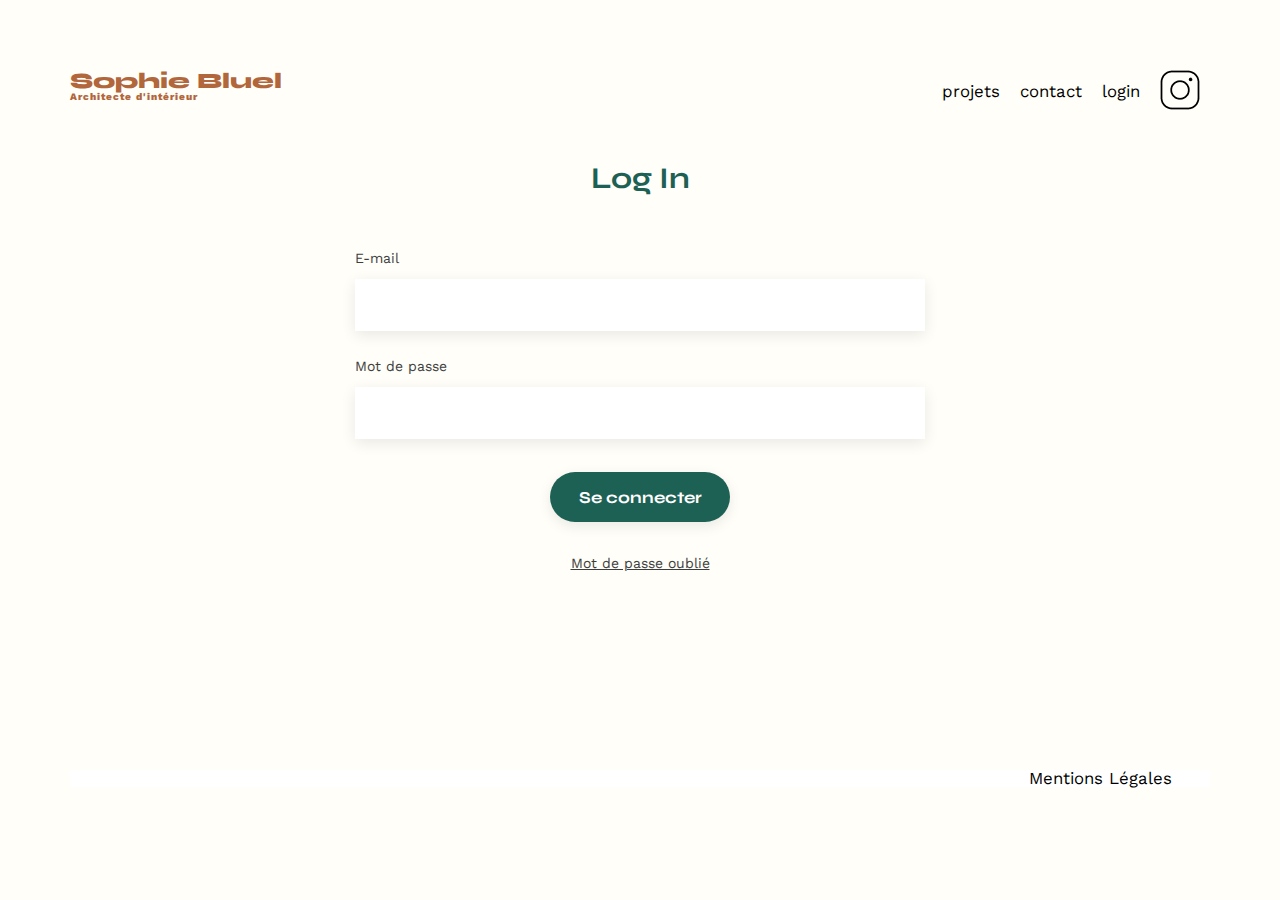
<file: FrontEnd/login.html>
<!DOCTYPE html>
<html lang="fr">

<head>
    <meta charset="UTF-8">
    <meta name="viewport" content="width=device-width, initial-scale=1.0">
    <link rel="preconnect" href="https://fonts.googleapis.com">
    <link rel="preconnect" href="https://fonts.gstatic.com" crossorigin>
    <link href="https://fonts.googleapis.com/css2?family=Syne:wght@700;800&family=Work+Sans&display=swap"
        rel="stylesheet">
    <meta name="description" content="">
    <link rel="stylesheet" href="./assets/style.css">
    <title>Login</title>

    <!-- Liens JS -->
    <script src="./assets/scripts/user.js" defer></script>
    <script src="./assets/scripts/login.js" defer></script>
</head>

<body>
    <header>
		<a href="index.html"><h1>Sophie Bluel <span>Architecte d'intérieur</span></h1></a>
		<nav>
			<ul>
				<li><a href="index.html#portfolio">projets</a></li>
				<li><a href="index.html#contact">contact</a></li>
				<li id="login-link" class="log">login</li>
				<li><img src="./assets/icons/instagram.png" alt="Instagram"></li>
			</ul>
		</nav>
	</header>
    
    <main>
        <div id="loginDiv" class="login">
            <h2>Log In</h2>
            <!-- ** Formulaire de connexion(login) de l'utilisateur(user) ** -->
            <form id="loginForm" method="post" action="#">
                <label for="email">E-mail</label>
                <input type="email" name="email" id="email" required>
                <label for="password">Mot de passe</label>
                <input type="password" name="password" id="password" required>
                <input type="submit" class="btn" value="Se connecter">
            <a href="#" id="mdpOublie">Mot de passe oublié</a>
            </form>
        </div>
    </main>

    <footer>
		<nav>
			<ul>
				<li>Mentions Légales</li>
			</ul>
		</nav>
	</footer>
</body>

</html>
</file>
<file: FrontEnd/assets/style.css>
/* http://meyerweb.com/eric/tools/css/reset/
   v2.0 | 20110126
   License: none (public domain)
*/

html,
body,
div,
span,
applet,
object,
iframe,
h1,
h2,
h3,
h4,
h5,
h6,
p,
blockquote,
pre,
a,
abbr,
acronym,
address,
big,
cite,
code,
del,
dfn,
em,
img,
ins,
kbd,
q,
s,
samp,
small,
strike,
strong,
sub,
sup,
tt,
var,
b,
u,
i,
center,
dl,
dt,
dd,
ol,
ul,
li,
fieldset,
form,
label,
legend,
table,
caption,
tbody,
tfoot,
thead,
tr,
th,
td,
article,
aside,
canvas,
details,
embed,
figure,
figcaption,
footer,
header,
hgroup,
menu,
nav,
output,
ruby,
section,
summary,
time,
mark,
audio,
video {
  margin: 0;
  padding: 0;
  border: 0;
  font-size: 100%;
  font: inherit;
  vertical-align: baseline;
}
/* HTML5 display-role reset for older browsers */
article,
aside,
details,
figcaption,
figure,
footer,
header,
hgroup,
menu,
nav,
section {
  display: block;
}
body {
  line-height: 1;
}
ol,
ul {
  list-style: none;
}
blockquote,
q {
  quotes: none;
}
blockquote:before,
blockquote:after,
q:before,
q:after {
  content: "";
  content: none;
}
table {
  border-collapse: collapse;
  border-spacing: 0;
}
/** end reset css**/
body {
  max-width: 1140px;
  margin: auto;
  font-family: "Work Sans";
  font-size: 14px;
  background: #fffef8;
}

header {
  display: flex;
  justify-content: space-between;
  margin: 50px 0;
  padding-top: 20px;
}

header a {
  text-decoration: none;
}

section {
  margin: 50px 0;
}

h1 {
  display: flex;
  flex-direction: column;
  font-family: "Syne";
  font-size: 22px;
  font-weight: 800;
  color: #b1663c;
}

h1 > span {
  font-family: "Work Sans";
  font-size: 10px;
  letter-spacing: 0.1em;
}

h2 {
  font-family: "Syne";
  font-weight: 700;
  font-size: 30px;
  color: #1d6154;
}

nav ul {
  display: flex;
  align-items: center;
  list-style-type: none;
}

nav ul li {
  padding: 0 10px;
  font-size: 1.2em;
}

/* Links li nav */
li a {
  text-decoration: none;
  color: black;
}
li a:hover {
  color: #b1663c;
}
/* Introduction section */
#introduction {
  display: flex;
  align-items: center;
}

#introduction figure {
  flex: 1;
}

#introduction img {
  display: block;
  margin: auto;
  width: 80%;
}

#introduction article {
  flex: 1;
}

#introduction h2 {
  margin-bottom: 1em;
}

#introduction p {
  margin-bottom: 0.5em;
}

/* Portfolio section */
#portfolio {
  position: relative;
}

#portfolio h2 {
  text-align: center;
  margin-bottom: 1em;
}

/*** filter buttons ***/
#filter-buttons {
  display: flex;
  justify-content: center;
  gap: 20px;
  padding-bottom: 23px;
}

#filter-buttons button.filters {
  font-family: "Syne";
  font-weight: 700;
  color: #1d6154;
  background-color: #fffef8;
  text-decoration: none;

  display: flex;
  align-items: center;
  padding: 0px 15px 0px 15px;
  height: 37px;

  text-align: center;
  border-radius: 60px;
  border: 1px solid #1d6154;
}
#filter-buttons button.filters:hover {
  color: #fffef8;
  background-color: #1d6154;
  cursor: pointer;
}
#filter-buttons button.btn_selected {
  color: #fffef8;
  background-color: #1d6154;
}

/*** gallery ***/
.gallery {
  width: 100%;
  display: grid;
  grid-template-columns: 1fr 1fr 1fr;
  grid-column-gap: 20px;
  grid-row-gap: 20px;
}

.gallery img {
  width: 100%;
}

.sizeImg {
  height: 500px;
  object-fit: cover;
}

/* Contact section */
#contact {
  width: 50%;
  margin: auto;
}

#contact > * {
  text-align: center;
}

#contact h2 {
  margin-bottom: 20px;
}

#contact form {
  text-align: left;
  margin-top: 30px;
  display: flex;
  flex-direction: column;
}

#contact input {
  height: 50px;
  font-size: 1.2em;
  border: none;
  box-shadow: 0px 4px 14px rgba(0, 0, 0, 0.09);
}
#contact label {
  margin: 2em 0 1em 0;
}
#contact textarea {
  border: none;
  box-shadow: 0px 4px 14px rgba(0, 0, 0, 0.09);
}

input[type="submit"] {
  font-family: "Syne";
  font-weight: 700;
  color: white;
  margin: 2em auto;
  width: 180px;
  text-align: center;
  border-radius: 60px;
  border: none;
}

.btn {
  background-color: #1d6154;
  height: 50px;
}

.btn:hover {
  background-color: #0e2f28;
  cursor: pointer;
}

/* Footer */
footer {
  background: white;
}

footer nav ul {
  display: flex;
  justify-content: flex-end;
  margin: 2em;
}

/*** Login page ***/
nav #login-link .log {
  font-weight: bold;
}

main .login {
  width: 50%;
  margin: auto;
  margin-bottom: 200px;
}

.login > * {
  color: #3d3d3d;
  text-align: center;
}

.login h2 {
  color: #1d6154;
  margin-bottom: 20px;
}

.login form {
  display: flex;
  flex-direction: column;
  text-align: justify;
  margin-top: 30px;
}

#loginForm label {
  margin: 2em 0 1em 0;
}

.login input {
  height: 50px;
  font-size: 1.2em;
  border: none;
  box-shadow: 0px 4px 14px rgba(0, 0, 0, 0.09);
}

.login #mdpOublie {
  color: #3d3d3d;
  text-align: center;
}

/* spanErreurConnexion */
.dataLogin {
  display: flex;
  justify-content: center;
}

.error-message {
  color: red;
  font-size: 0.8em;
}

/** Mode édition **/
.mode-edit-overlay {
  display: inline-flex;
  align-items: center;
  justify-content: center;
  margin-bottom: 20px;
  gap: 21px;

  position: absolute;
  top: 0;
  left: 0;
  z-index: 100;

  width: 100%;
  height: 59px;
  background-color: #000;
  color: #fff;
  font-size: 16px;
  font-weight: 400;
}

/** Modifier **/
.edit-modif {
  color: #000;
  display: flex;
  gap: 10px;
  position: absolute;
  top: 9px;
  left: calc(50% + 111px);
  margin-left: 10px;
}

.display-none {
  display: none !important;
}

/*** Modal = "Gallery photo" ***/
.modal {
  display: flex;
  justify-content: center;
  align-items: center;

  position: fixed;
  top: 0px;
  left: 0px;
  z-index: 10;

  width: 100%;
  height: 100%;
  background: rgba(0, 0, 0, 0.6);
}

.modal-wrapper {
  /* max-height: calc(100vh - 20px); */
  /* overflow: auto; */
  background-color: #fff;
  border-radius: 10px;
  box-sizing: border-box;

  position: absolute;
  top: 7%;

  display: flex;
  justify-content: center;
  flex-direction: column;
  text-align: center;

  padding-top: 50px;
  padding-right: 50px;
  padding-bottom: 10px;
  padding-left: 50px;
}

.modal-wrapper .close-modal-button {
  position: absolute;
  top: 31px;
  right: 35px;
  cursor: pointer;
}

#titleModal,
#titleModal2 {
  font-family: Work Sans;
  font-size: 26px;
  font-weight: 400;
  padding-bottom: 22px;
}

.modal-wrapper .galleryModal {
  margin-top: 15px;
  display: grid;
  align-items: center;
  grid-template-columns: repeat(5, 1fr);
  grid-gap: 10px;
}

.galleryModal figure {
  position: relative;
  padding-bottom: 5px;
}

.galleryModal .fa-trash-can {
  position: absolute;
  top: 5px;
  right: 5px;

  background: black;
  color: white;
  height: 20px;
  width: 20px;

  display: flex;
  justify-content: center;
  align-items: center;
  cursor: pointer;
}

.galleryModal .modalImg {
  height: 102.57px;
  width: 76.61px;
  object-fit: cover;
}

.modal-wrapper .line {
  border: 1px solid #b3b3b3;
  margin-top: 2em;
}

/*** Modal2 = "Add photo" ***/
.modal2 .fa-arrow-left {
  position: absolute;
  top: 31px;
  left: 34px;
  cursor: pointer;
}

#formAddWorks {
  display: flex;
  flex-direction: column;
}

#formAddWorks .containerAddPhoto {
  display: flex;
  flex-direction: column;
  align-items: center;
  position: relative;

  background: #e8f1f6;
  border-radius: 3px;
}

.containerAddPhoto .fa-image {
  font-size: 6rem;
  color: #b9c5cc;
  padding: 7px;
}

.containerAddPhoto .labelFile {
  padding: 10px;
  font-weight: 500;
  cursor: pointer;
}

.containerAddPhoto .txtFormatPhoto {
  font-family: Work Sans;
  font-size: 10px;
  color: #444444;
  padding: 14px;
}

.containerAddPhoto .file-input {
  position: absolute;
  /* left: 108px; */
  left: 0;
  top: 0;
  opacity: 0;
  font-size: 32px;
}

.containerAddPhoto .btnAddPhoto {
  background: #cbd6dc;
  border-radius: 50px;
  width: 173px;

  color: #306685;
  font-weight: 500;
  text-align: center;
  cursor: pointer;
}

.containerAddPhoto #previewImage {
  display: none;
  max-width: 100%;
  height: 166px;

  object-fit: cover;
  position: relative;
  border: 1px solid #ddd;
  box-shadow: 0 4px 8px rgba(0, 0, 0, 0.1);
}

#formAddWorks .labelModal2 {
  margin: 2em 0 1em 0;
  font-weight: 500;
  text-align: justify;
}

#formAddWorks .inputBorder {
  background: white;
  height: 43px;
  width: 420px;
  font-size: 1.2em;

  border: none;
  box-shadow: 0 4px 14px rgba(0, 0, 0, 0.09);
}

#formAddWorks .btnValider {
  background-color: #a7a7a7;
  height: 36px;
  width: 237px;
  border-radius: 60px;
}

#formAddWorks .buttonValidForm {
  background-color: #1d6154;
  color: white;
  height: 36px;
  cursor: pointer;
}
</file>
